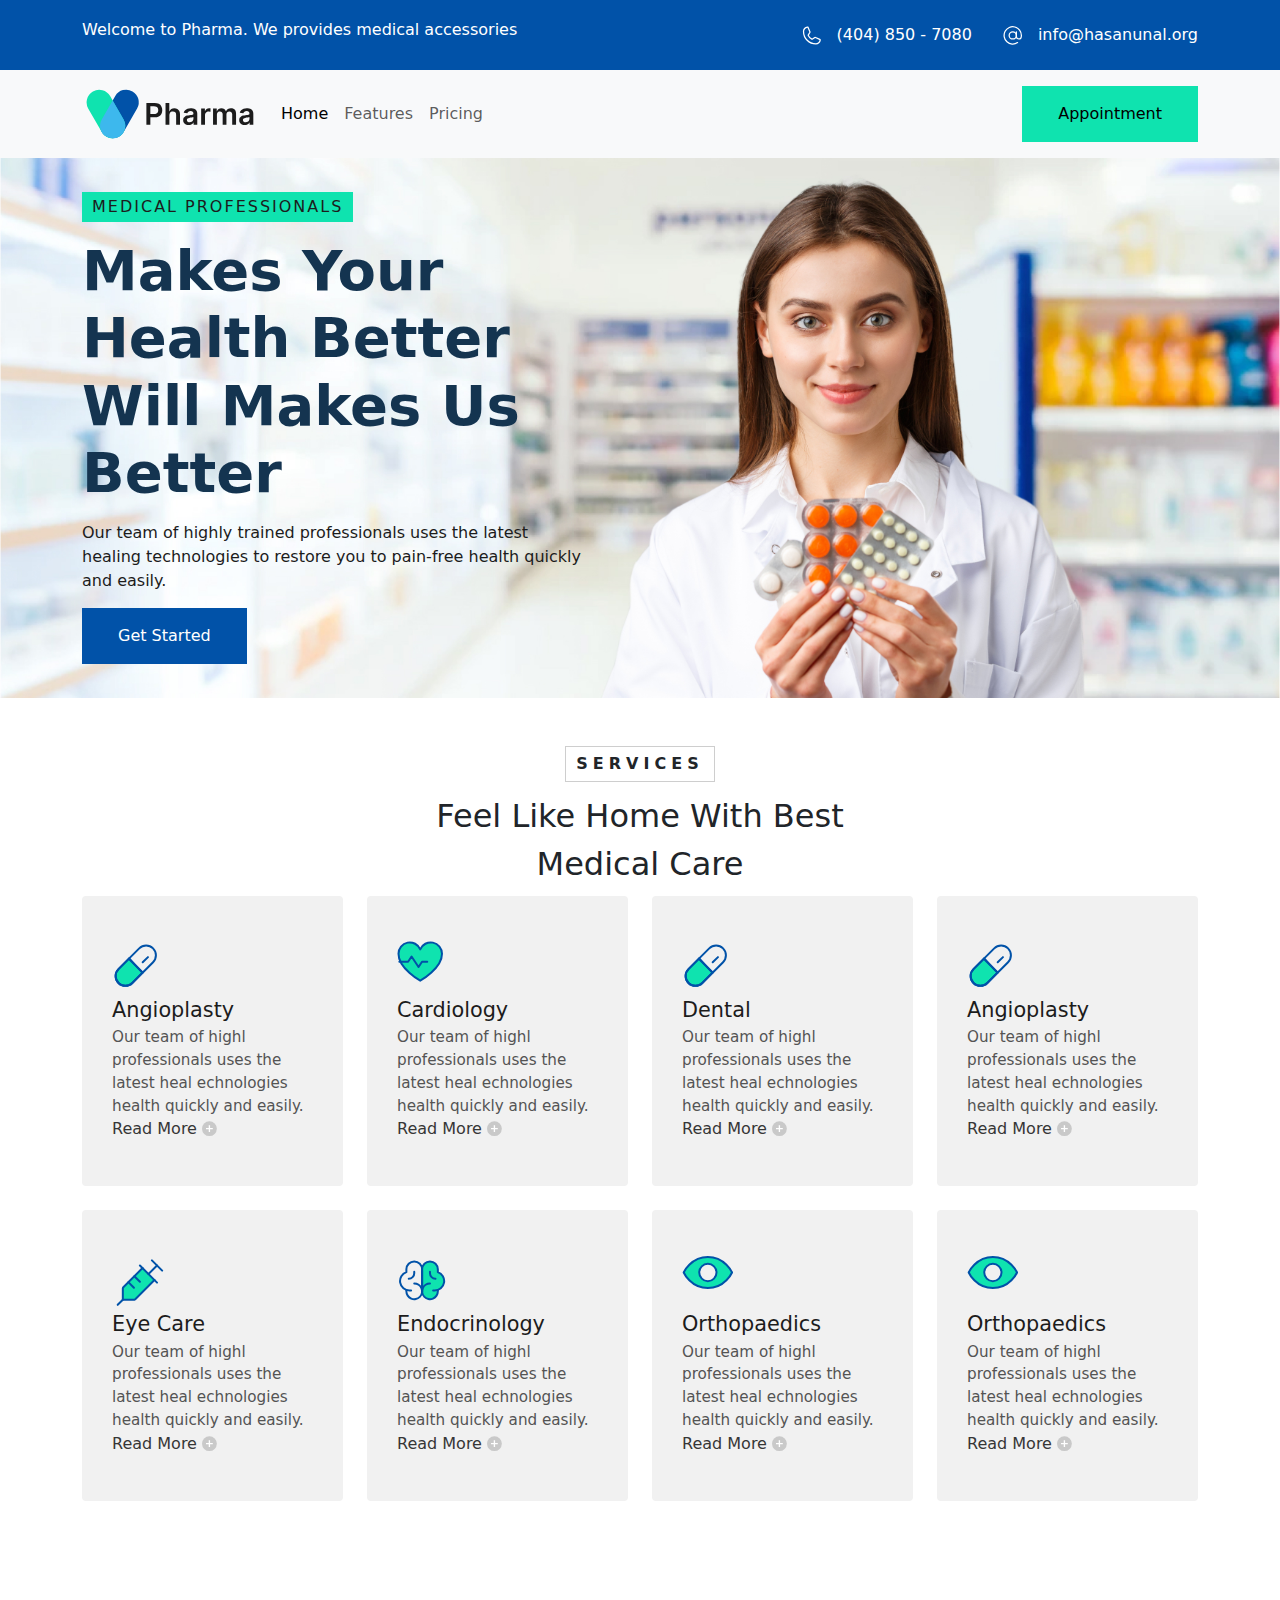
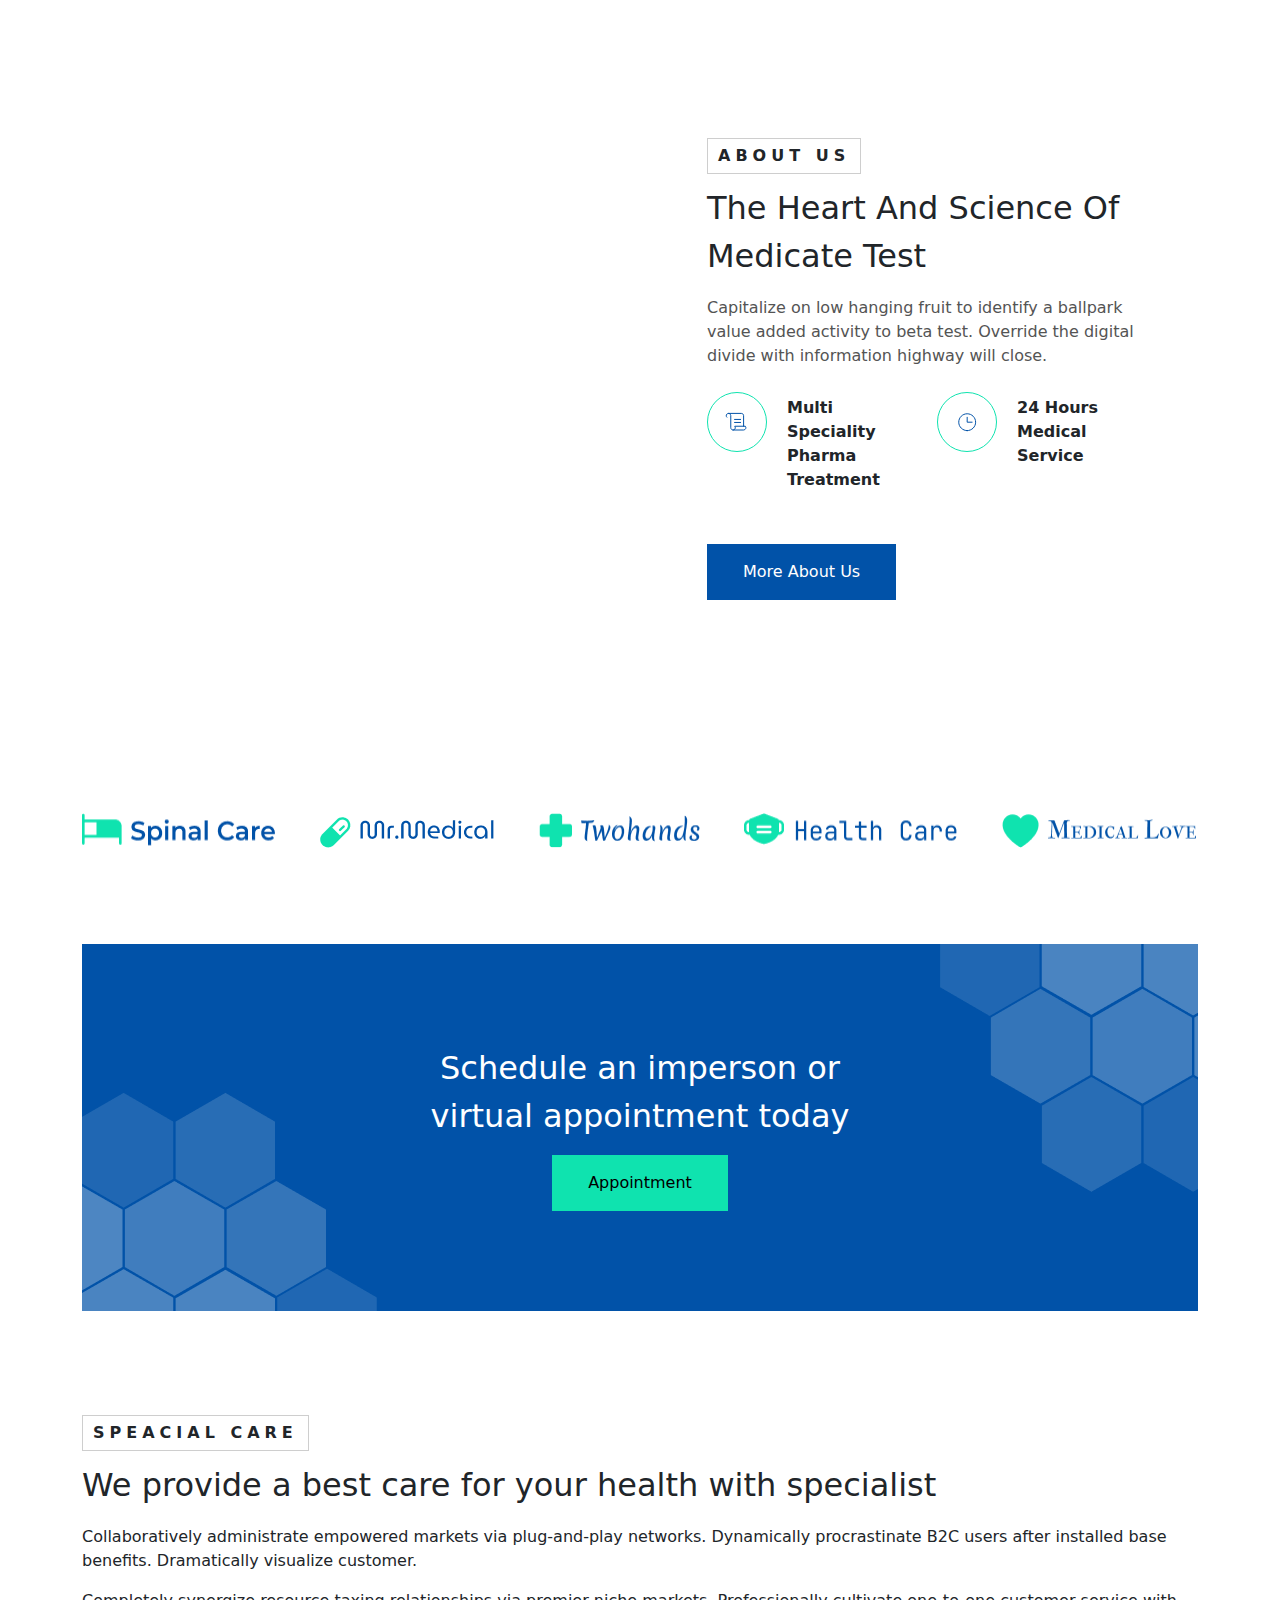
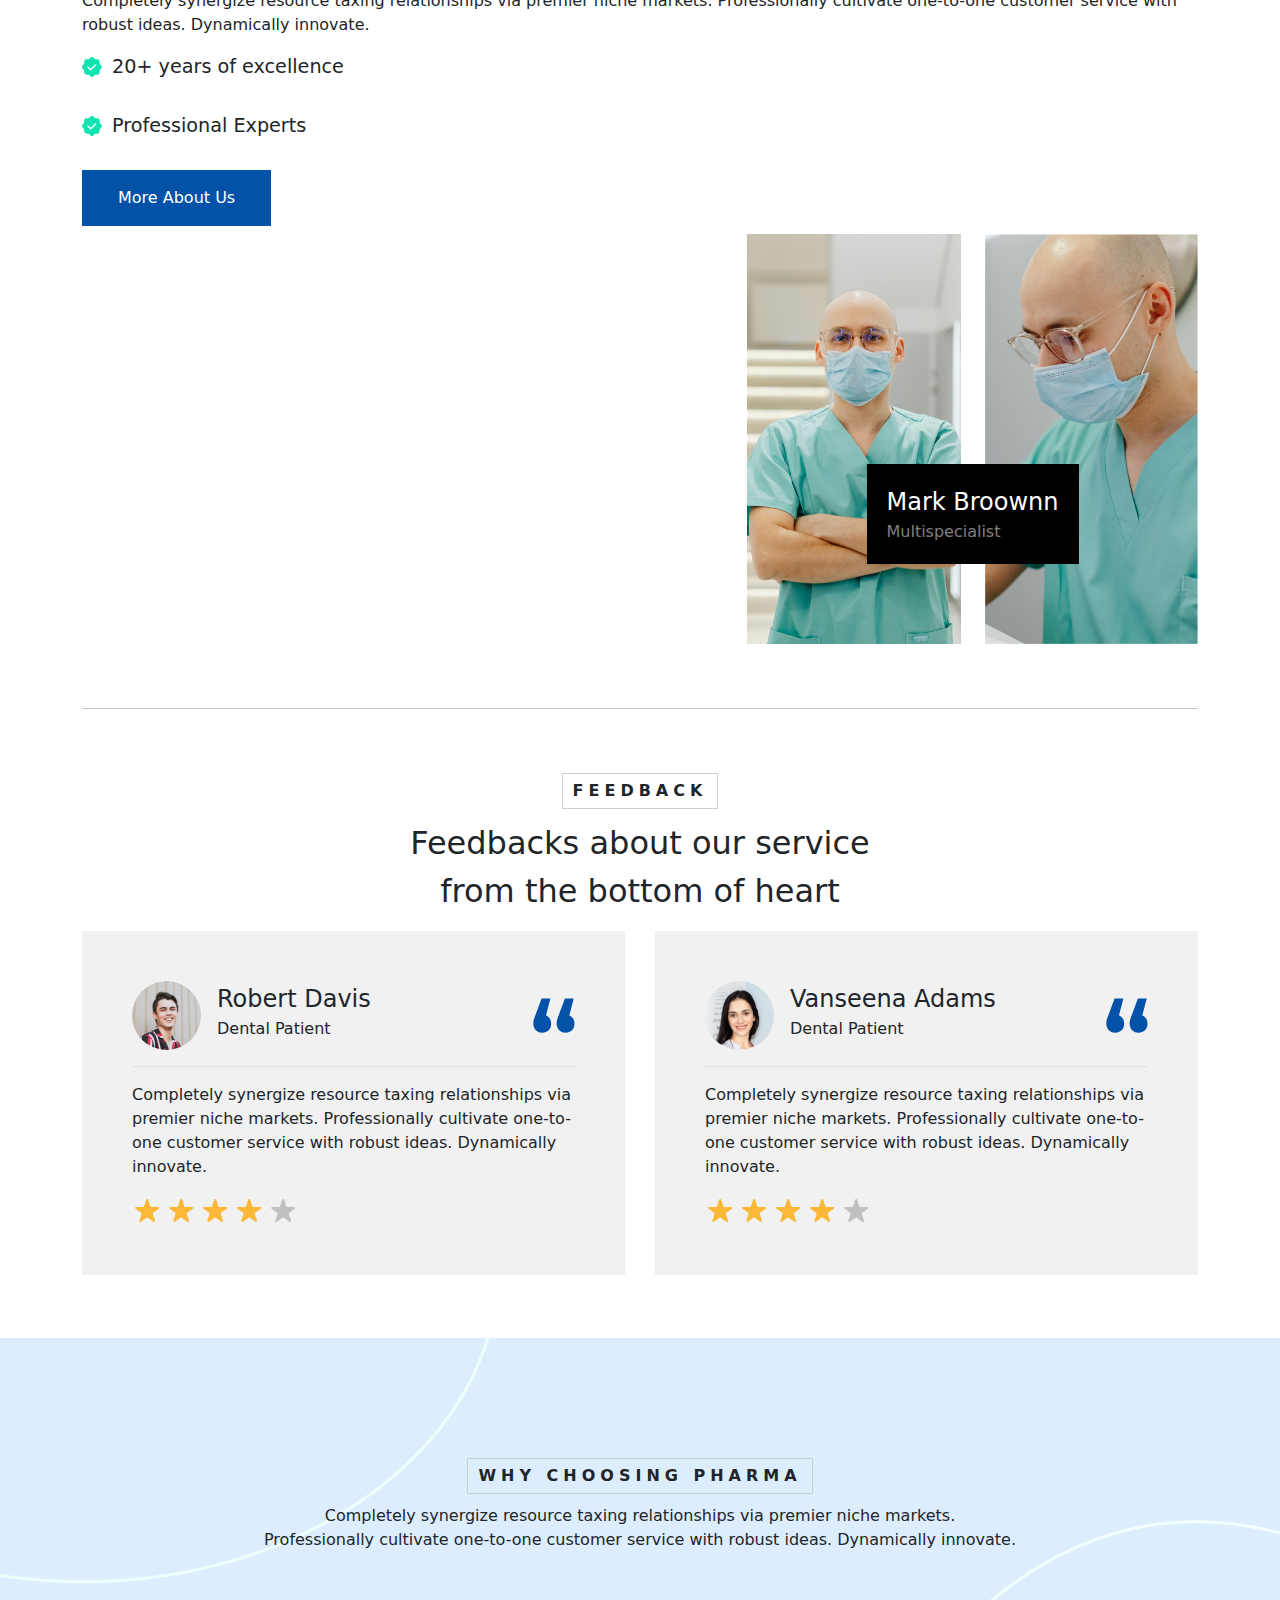
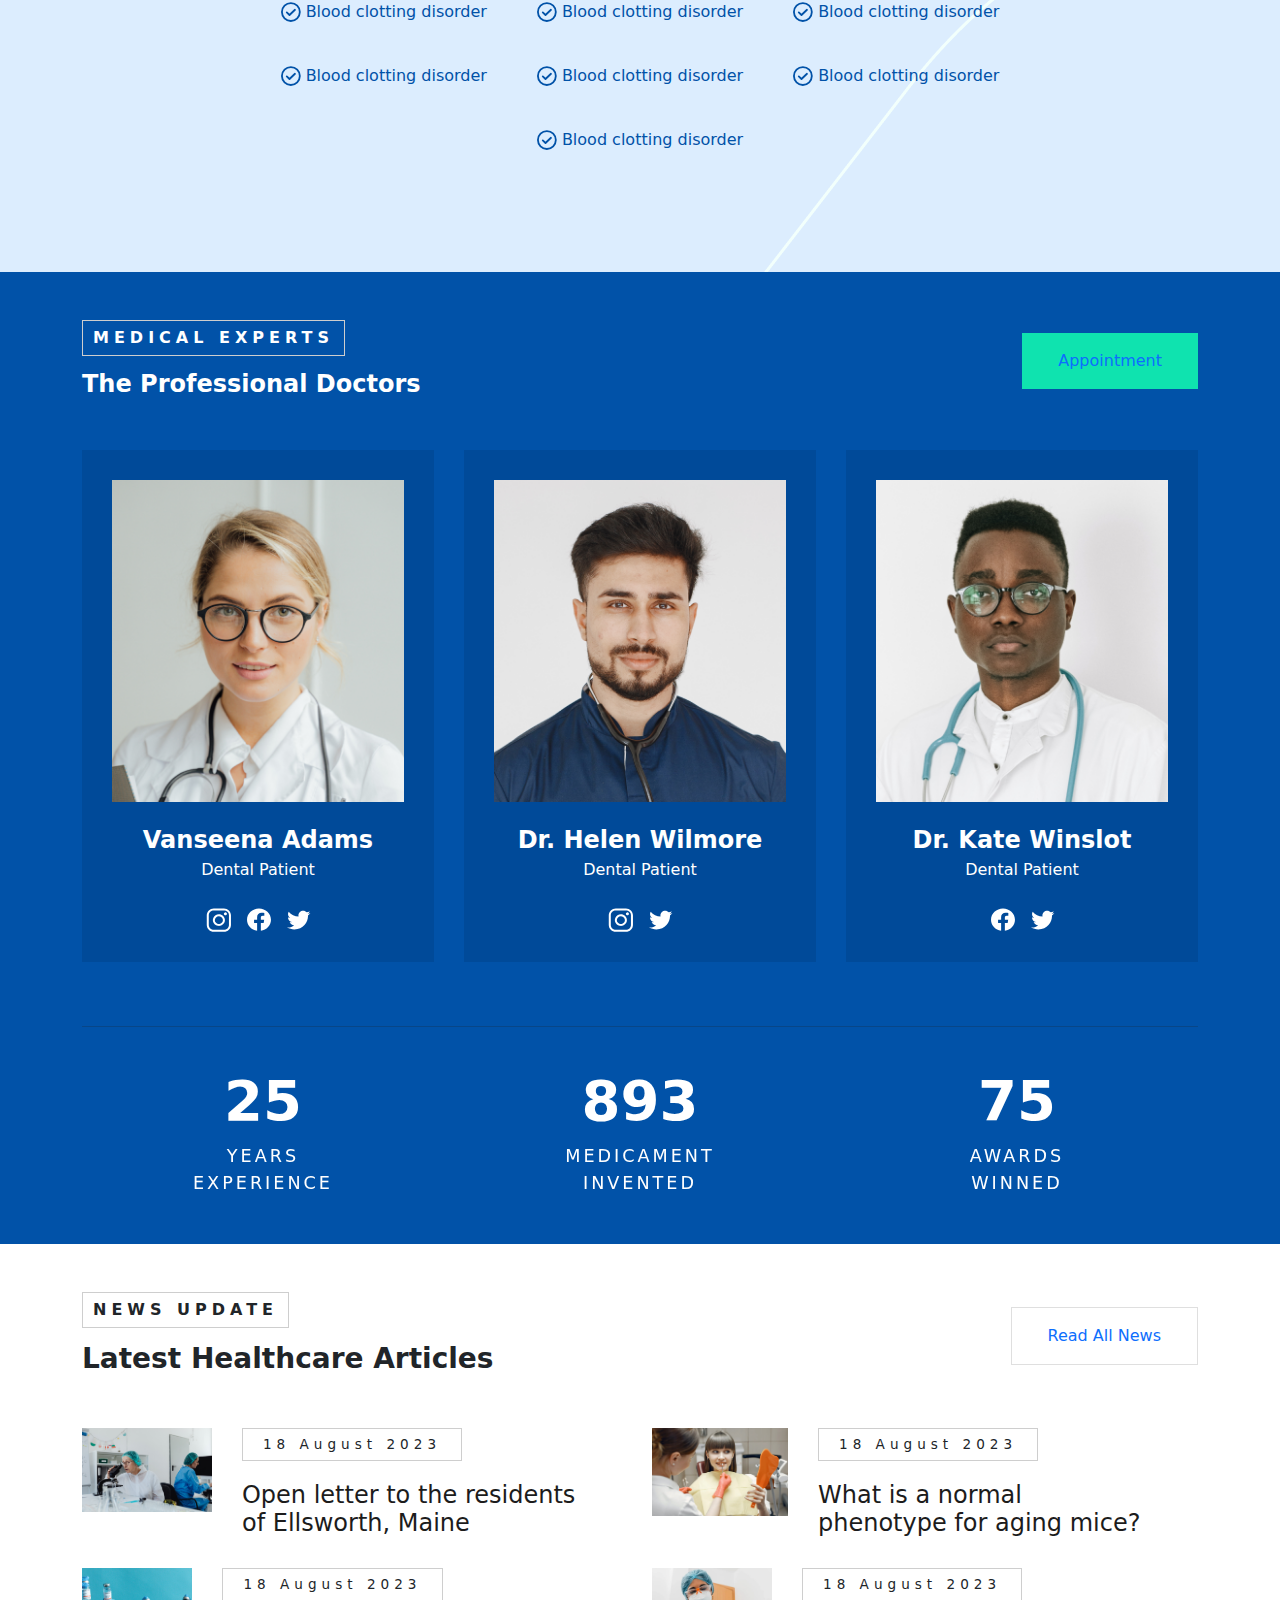
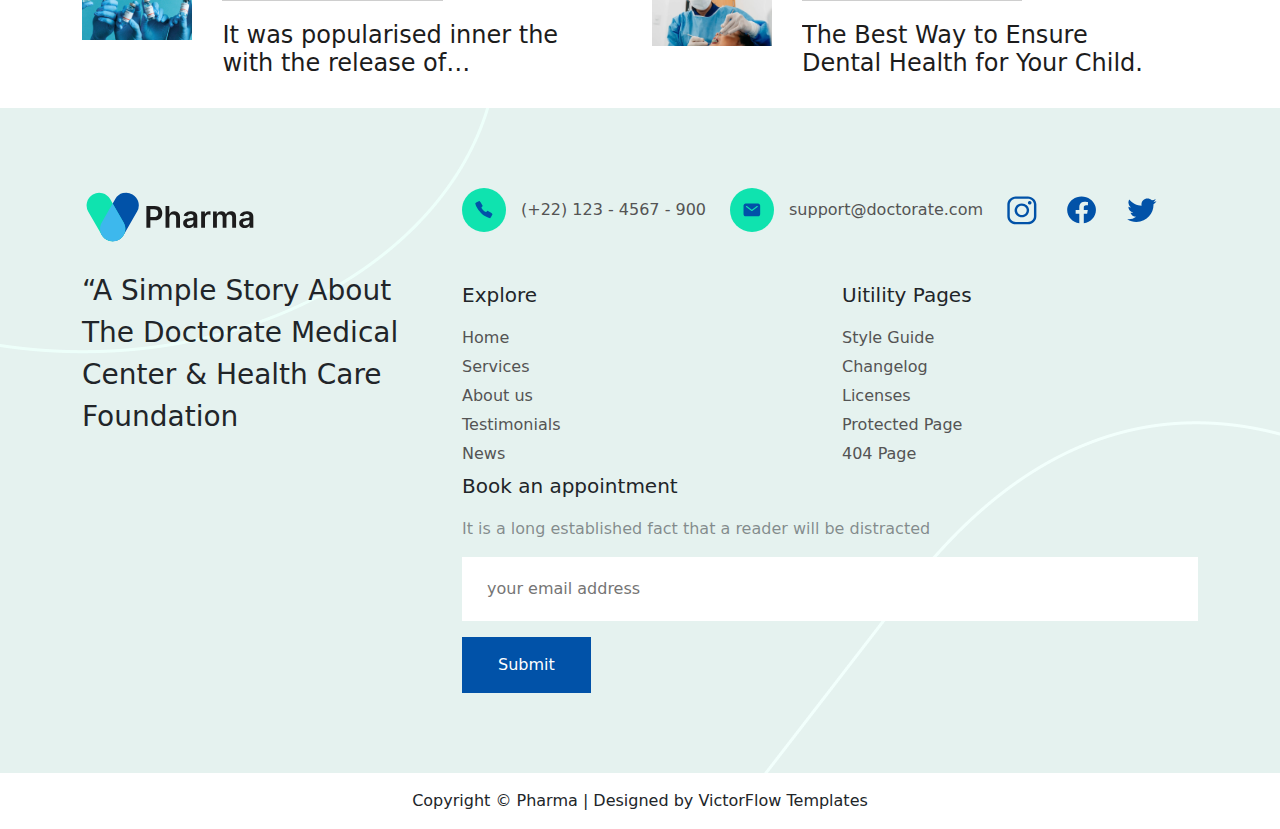
<file: index.html>
<!DOCTYPE html>
<html lang="en">

<head>
    <meta charset="UTF-8">
    <meta name="viewport" content="width=device-width, initial-scale=1.0">
    <title>Document</title>
    <link href="https://cdn.jsdelivr.net/npm/bootstrap@5.3.3/dist/css/bootstrap.min.css" rel="stylesheet"
        integrity="sha384-QWTKZyjpPEjISv5WaRU9OFeRpok6YctnYmDr5pNlyT2bRjXh0JMhjY6hW+ALEwIH" crossorigin="anonymous">
    <link rel="stylesheet" href="https://cdn.jsdelivr.net/npm/swiper@11/swiper-bundle.min.css" />

    <script src="https://cdn.jsdelivr.net/npm/swiper@11/swiper-bundle.min.js"></script>
    <link rel="stylesheet" href="assets/css/style.css">
</head>

<div class="top-bar">
    <div class="container">
        <div class="row">
            <div class="col-6">
                <span>Welcome to Pharma. We provides medical accessories</span>
            </div>
            <div class="col-6">
                <div class="d-flex justify-content-end">
                    <a href="tel:+4048507080" class="d-flex gap-2 align-items-center me-4">
                        <i class="icon icon-phone"></i>
                        <span>(404) 850 - 7080</span>
                    </a>
                    <a href="mailto:info@hasanunal.org" class="d-flex gap-2 align-items-center">
                        <i class="icon icon-mail"></i>
                        <span>info@hasanunal.org</span>
                    </a>
                </div>
            </div>
        </div>
    </div>
</div>


<body>
    <header class="sticky-top">
        

        <nav class="navbar navbar-expand-lg bg-body-tertiary">
            <div class="container">
                <a class="navbar-brand" href="#">
                    <img src="assets/img/logo.svg" alt="logo">
                </a>
                <button class="navbar-toggler" type="button" data-bs-toggle="collapse" data-bs-target="#navbarText"
                    aria-controls="navbarText" aria-expanded="false" aria-label="Toggle navigation">
                    <span class="navbar-toggler-icon"></span>
                </button>
                <div class="collapse navbar-collapse" id="navbarText">
                    <ul class="navbar-nav me-auto mb-2 mb-lg-0">
                        <li class="nav-item">
                            <a class="nav-link active" aria-current="page" href="#">Home</a>
                        </li>
                        <li class="nav-item">
                            <a class="nav-link" href="blog.html">Features</a>
                        </li>
                        <li class="nav-item">
                            <a class="nav-link" href="#">Pricing</a>
                        </li>
                    </ul>
                    <span class="navbar-text">
                        <a href="#" class="btn-main-green">Appointment</a>
                    </span>
                </div>
            </div>
        </nav>
    </header>

    <section class="slider-main-wrapper">
        <div class="swiper slider--main">
            <div class="swiper-wrapper">
                <div class="swiper-slide">
                    <div class="slider-main">
                        <div class="container position-relative">
                            <div class="slider-main-content ">
                                <div class="slider-main-content-top-info">
                                    MEDICAL PROFESSIONALS
                                </div>
                                <div class="slider-main-content-title">
                                    Makes Your Health Better Will Makes Us Better
                                </div>
                                <div class="slider-main-content-desc">
                                    Our team of highly trained professionals uses the latest healing technologies to
                                    restore you to pain-free health quickly and easily.
                                </div>
                                <a href="#" class="btn-main-blue">Get Started</a>
                            </div>
                        </div>
                        <img src="assets/img/slider/slider-1.jpg" class="slider-main-img" alt="slider 1">
                    </div>
                </div>
                <div class="swiper-slide">
                    <div class="slider-main">
                        <div class="container position-relative">
                            <div class="slider-main-content d-none d-lg-flex">
                                <div class="slider-main-content-top-info">
                                    MEDICAL PROFESSIONALS
                                </div>
                                <div class="slider-main-content-title">
                                    Makes Your Health Better Will Makes Us Better
                                </div>
                                <div class="slider-main-content-desc">
                                    Our team of highly trained professionals uses the latest healing technologies to
                                    restore you to pain-free health quickly and easily.
                                </div>
                                <a href="#" class="btn-main-blue">Get Started</a>
                            </div>
                        </div>
                        <img src="assets/img/slider/slider-1.jpg" class="slider-main-img" alt="slider 1">
                    </div>
                </div>
            </div>
        </div>
        <script>
            const sliderMain = new Swiper(".slider--main", {
                slidesPerView: 1,
                spaceBetween: 0,
            });
        </script>
    </section>

    

    <section class="services">
        <div class="container">
            <div class="text-center mt-5 mb-2">
                <span class="section-service-title">Services</span>
                <div class="fs-2 fw-medium">Feel Like Home With Best<br>Medical Care</div>
            </div>
            <div class="row mb-5">
                <div class="col-12 col-md-6 col-lg-3 mb-4">
                    <div class="service-card">
                        <div class="service-card-showcase">
                            <img src="assets/img/service/service-1.jpg" class="d-block w-100" alt="">
                        </div>
                        <div class="service-card-content">
                            <div class="service-card-img">
                                <img src="assets/img/service/icon/service-1.svg" alt="service">
                            </div>
                            <div class="service-card-title">
                                Angioplasty
                            </div>
                            <div class="service-card-desc">
                                Our team of highl professionals uses the latest heal echnologies health quickly and
                                easily.
                            </div>
                            <a href="#" class="service-card-link">
                                Read More
                            </a>
                        </div>
                    </div>
                </div>
                <div class="col-12 col-md-6 col-lg-3 mb-4">
                    <div class="service-card">
                        <div class="service-card-showcase">
                            <img src="assets/img/service/service-1.jpg" class="d-block w-100" alt="">
                        </div>
                        <div class="service-card-content">
                            <div class="service-card-img">
                                <img src="assets/img/service/icon/service-2.svg" alt="service">
                            </div>
                            <div class="service-card-title">
                                Cardiology
                            </div>
                            <div class="service-card-desc">
                                Our team of highl professionals uses the latest heal echnologies health quickly and
                                easily.
                            </div>
                            <a href="#" class="service-card-link">
                                Read More
                            </a>
                        </div>
                    </div>
                </div>
                <div class="col-12 col-md-6 col-lg-3 mb-4">
                    <div class="service-card">
                        <div class="service-card-showcase">
                            <img src="assets/img/service/service-1.jpg" class="d-block w-100" alt="">
                        </div>
                        <div class="service-card-content">
                            <div class="service-card-img">
                                <img src="assets/img/service/icon/service-1.svg" alt="service">
                            </div>
                            <div class="service-card-title">
                                Dental
                            </div>
                            <div class="service-card-desc">
                                Our team of highl professionals uses the latest heal echnologies health quickly and
                                easily.
                            </div>
                            <a href="#" class="service-card-link">
                                Read More
                            </a>
                        </div>
                    </div>
                </div>
                <div class="col-12 col-md-6 col-lg-3 mb-4">
                    <div class="service-card">
                        <div class="service-card-showcase">
                            <img src="assets/img/service/service-1.jpg" class="d-block w-100" alt="">
                        </div>
                        <div class="service-card-content">
                            <div class="service-card-img">
                                <img src="assets/img/service/icon/service-1.svg" alt="service">
                            </div>
                            <div class="service-card-title">
                                Angioplasty
                            </div>
                            <div class="service-card-desc">
                                Our team of highl professionals uses the latest heal echnologies health quickly and
                                easily.
                            </div>
                            <a href="#" class="service-card-link">
                                Read More
                            </a>
                        </div>
                    </div>
                </div>
                <div class="col-12 col-md-6 col-lg-3 mb-4">
                    <div class="service-card">
                        <div class="service-card-showcase">
                            <img src="assets/img/service/service-1.jpg" class="d-block w-100" alt="">
                        </div>
                        <div class="service-card-content">
                            <div class="service-card-img">
                                <img src="assets/img/service/icon/service-4.svg" alt="service">
                            </div>
                            <div class="service-card-title">
                                Eye Care
                            </div>
                            <div class="service-card-desc">
                                Our team of highl professionals uses the latest heal echnologies health quickly and
                                easily.
                            </div>
                            <a href="#" class="service-card-link">
                                Read More
                            </a>
                        </div>
                    </div>
                </div>
                <div class="col-12 col-md-6 col-lg-3 mb-4">
                    <div class="service-card">
                        <div class="service-card-showcase">
                            <img src="assets/img/service/service-1.jpg" class="d-block w-100" alt="">
                        </div>
                        <div class="service-card-content">
                            <div class="service-card-img">
                                <img src="assets/img/service/icon/service-5.svg" alt="service">
                            </div>
                            <div class="service-card-title">
                                Endocrinology
                            </div>
                            <div class="service-card-desc">
                                Our team of highl professionals uses the latest heal echnologies health quickly and
                                easily.
                            </div>
                            <a href="#" class="service-card-link">
                                Read More
                            </a>
                        </div>
                    </div>
                </div>
                <div class="col-12 col-md-6 col-lg-3 mb-4">
                    <div class="service-card">
                        <div class="service-card-showcase">
                            <img src="assets/img/service/service-1.jpg" class="d-block w-100" alt="">
                        </div>
                        <div class="service-card-content">
                            <div class="service-card-img">
                                <img src="assets/img/service/icon/service-6.svg" alt="service">
                            </div>
                            <div class="service-card-title">
                                Orthopaedics
                            </div>
                            <div class="service-card-desc">
                                Our team of highl professionals uses the latest heal echnologies health quickly and
                                easily.
                            </div>
                            <a href="#" class="service-card-link">
                                Read More
                            </a>
                        </div>
                    </div>
                </div>
                <div class="col-12 col-md-6 col-lg-3 mb-4">
                    <div class="service-card">
                        <div class="service-card-showcase">
                            <img src="assets/img/service/service-1.jpg" class="d-block w-100" alt="">
                        </div>
                        <div class="service-card-content">
                            <div class="service-card-img">
                                <img src="assets/img/service/icon/service-6.svg" alt="service">
                            </div>
                            <div class="service-card-title">
                                Orthopaedics
                            </div>
                            <div class="service-card-desc">
                                Our team of highl professionals uses the latest heal echnologies health quickly and
                                easily.
                            </div>
                            <a href="#" class="service-card-link">
                                Read More
                            </a>
                        </div>
                    </div>
                </div>
            </div>
        </div>
    </section>

    <section class="call-center mb-5">
        <div class="container">
            <div class="row">
                <div class="col-12 col-lg-6 ms-auto">
                    <div class="call-center-card">
                        <span class="section-service-title">About Us</span>
                        <div class="fs-2 fw-normal mb-3">The Heart And Science Of<br />Medicate Test</div>
                        <p class="m-0" style="color: #545454;">
                            Capitalize on low hanging fruit to identify a ballpark value
                            added activity to beta test. Override the digital divide with information highway will
                            close.
                        </p>
                        <div class="row mt-4 mb-5">
                            <div class="col-6">
                                <div class="d-flex gap-3">
                                    <div class="call-center-card-icon">
                                        <i class="card-icon-1"></i>
                                    </div>
                                    <span class="fw-semibold fs-6 p-1">Multi Speciality Pharma Treatment</span>
                                </div>
                            </div>
                            <div class="col-6">
                                <div class="d-flex gap-3">
                                    <div class="call-center-card-icon">
                                        <i class="card-icon-2"></i>
                                    </div>
                                    <span class="fw-semibold fs-6 p-1">24 Hours Medical Service</span>
                                </div>
                            </div>
                        </div>
                        <a href="#" class="btn-main-blue">More About Us</a>
                    </div>
                </div>
            </div>
        </div>
    </section>

    <section class="brand mb-5">
        <div class="container">
            <div class="d-flex flex-wrap gap-4 justify-content- justify-content-lg-between">
                <img src="assets/img/brand/1.png" alt="brand">
                <img src="assets/img/brand/2.png" alt="brand">
                <img src="assets/img/brand/3.png" alt="brand">
                <img src="assets/img/brand/4.png" alt="brand">
                <img src="assets/img/brand/5.png" alt="brand">
            </div>
        </div>
    </section>

    <section>
        <div class="container py-5">
            <div class="meeting-wrapper">
                <div class="fs-2 fw-medium meeting-wrapper-content">
                    Schedule an imperson or virtual appointment today
                </div>
                <a href="#" class="btn-main-green text-black">Appointment</a>
            </div>

        </div>
    </section>

    <section>
        <div class="container py-5">
            <div class="row">
                <div class="col-12 lg-6 my-2">
                    <div class="special-care-wrapper">
                        <span class="section-service-title">SPEACIAL CARE</span>
                        <div class="fs-2 fw-medium mb-3">We provide a best care for your health with specialist</div>
                        <p>
                            Collaboratively administrate empowered markets via plug-and-play networks. Dynamically
                            procrastinate B2C users after installed base benefits. Dramatically visualize customer.
                        </p>
                        <p class="mb-3">
                            Completely synergize resource taxing relationships via premier niche markets. Professionally
                            cultivate one-to-one customer service with robust ideas. Dynamically innovate.
                        </p>
                        <ul class="special-care-list">
                            <li>
                                <span>20+ years of excellence</span>
                            </li>
                            <li>
                                <span>Professional Experts</span>
                            </li>
                        </ul>
                        <a href="#" class="btn-main-blue">More About Us</a>
                    </div>
                </div>
                <div class="col-12 col-lg-5 ms-auto">
                    <div class="special-care-images">
                        <div class="special-care-images-content">
                            <span class="d-block fs-4 text-white">Mark Broownn</span>
                            <span class="d-block fs-6 text-white-50">Multispecialist</span>
                        </div>
                        <div class="row">
                            <div class="col-6">
                                <img src="assets/img/special-care/special-care-1.jpg"
                                    class="w-100 h-100 object-fit-cover" alt="special care">
                            </div>
                            <div class="col-6">
                                <img src="assets/img/special-care/special-care-2.jpg"
                                    class="w-100 h-100 object-fit-cover" alt="special care">
                            </div>
                        </div>
                    </div>
                </div>
            </div>
        </div>
    </section>

    <div class="container">
        <hr>
    </div>

    <section>
        <div class="container py-5">
            <div class="text-center">
                <span class="section-service-title">FEEDBACK</span>
                <div class="fs-2 fw-medium mb-3">
                    Feedbacks about our service<br>from the bottom of heart
                </div>
            </div>
            <div class="feedback-card-wrapper">
                <div class="swiper slider--feedback-card">
                    <div class="swiper-wrapper">
                        <div class="swiper-slide">
                            <div class="feedback-card">
                                <div class="d-flex justify-content-between pb-3 mb-3 border-bottom">
                                    <div class="d-flex gap-3">
                                        <img src="assets/img/user/user-1.png" class="rounded-circle" alt="user name">
                                        <div>
                                            <span class="d-block fs-4">Robert Davis</span>
                                            <span class="d-block fs-6">Dental Patient</span>
                                        </div>
                                    </div>
                                    <img src="assets/img/icon/quotes.svg" alt="">
                                </div>
                                <p>
                                    Completely synergize resource taxing relationships via premier niche markets.
                                    Professionally cultivate one-to-one customer service with robust ideas. Dynamically
                                    innovate.
                                </p>
                                <div class="d-flex gap-1">
                                    <i class="icon-star active"></i>
                                    <i class="icon-star active"></i>
                                    <i class="icon-star active"></i>
                                    <i class="icon-star active"></i>
                                    <i class="icon-star"></i>
                                </div>
                            </div>
                        </div>
                        <div class="swiper-slide">
                            <div class="feedback-card">
                                <div class="d-flex justify-content-between pb-3 mb-3 border-bottom">
                                    <div class="d-flex gap-3">
                                        <img src="assets/img/user/user-2.png" class="rounded-circle object-fit-cover"
                                            width="69px" height="69px" alt="user name">
                                        <div>
                                            <span class="d-block fs-4">Vanseena Adams</span>
                                            <span class="d-block fs-6">Dental Patient</span>
                                        </div>
                                    </div>
                                    <img src="assets/img/icon/quotes.svg" alt="">
                                </div>
                                <p>
                                    Completely synergize resource taxing relationships via premier niche markets.
                                    Professionally cultivate one-to-one customer service with robust ideas. Dynamically
                                    innovate.
                                </p>
                                <div class="d-flex gap-1">
                                    <i class="icon-star active"></i>
                                    <i class="icon-star active"></i>
                                    <i class="icon-star active"></i>
                                    <i class="icon-star active"></i>
                                    <i class="icon-star"></i>
                                </div>
                            </div>
                        </div>
                        <div class="swiper-slide">
                            <div class="feedback-card">
                                <div class="d-flex justify-content-between pb-3 mb-3 border-bottom">
                                    <div class="d-flex gap-3">
                                        <img src="assets/img/user/user-1.png" class="rounded-circle" alt="user name">
                                        <div>
                                            <span class="d-block fs-4">Hasan ÜNAL</span>
                                            <span class="d-block fs-6">Dental Patient</span>
                                        </div>
                                    </div>
                                    <img src="assets/img/icon/quotes.svg" alt="">
                                </div>
                                <p>
                                    Completely synergize resource taxing relationships via premier niche markets.
                                    Professionally cultivate one-to-one customer service with robust ideas. Dynamically
                                    innovate.
                                </p>
                                <div class="d-flex gap-1">
                                    <i class="icon-star active"></i>
                                    <i class="icon-star active"></i>
                                    <i class="icon-star active"></i>
                                    <i class="icon-star active"></i>
                                    <i class="icon-star"></i>
                                </div>
                            </div>
                        </div>
                    </div>
                </div>
            </div>
        </div>
        <script>
            const sliderFeedbackCard = new Swiper(".slider--feedback-card", {
                slidesPerView: 1,
                spaceBetween: 15,
                breakpoints: {
                    992: {
                        slidesPerView: 2,
                        spaceBetween: 30,
                    },

                    1400: {
                        slidesPerView: 3,
                        spaceBetween: 20,

                    }

                }

            });
        </script>
    </section>

    <section>
        <div class="why-choose-us">
            <div class="container">
                <div class="text-center mb-5">
                    <span class="section-service-title">WHY CHOOSING PHARMA</span>
                    <p class="text-gray">
                        Completely synergize resource taxing relationships via premier niche markets.<br />
                        Professionally cultivate one-to-one customer service with robust ideas. Dynamically innovate.
                    </p>
                </div>
                <div class="why-choose-us-url">
                    <a href="#">Blood clotting disorder</a>
                    <a href="#">Blood clotting disorder</a>
                    <a href="#">Blood clotting disorder</a>
                    <a href="#">Blood clotting disorder</a>
                    <a href="#">Blood clotting disorder</a>
                    <a href="#">Blood clotting disorder</a>
                    <a href="#">Blood clotting disorder</a>
                </div>
            </div>
        </div>
    </section>

    <section>
        <div class="bg-main-blue py-5 mb-5">
            <div class="container">
                <div class="d-flex justify-content-between align-items-center mb-5">
                    <div>
                        <span class="section-service-title text-white fs-6">MEDICAL EXPERTS</span>
                        <div class="fs-4 fw-semibold text-white">The Professional Doctors</div>
                    </div>
                    <a href="#" class="btn-main-green">Appointment</a>
                </div>
                <div class="swiper slider--team">
                    <div class="swiper-wrapper">
                        <div class="swiper-slide">
                            <div class="team-card">
                                <div class="team-card-img">
                                    <img src="assets/img/team/member-1.png" alt="">
                                </div>
                                <div class="team-card-title">
                                    Vanseena Adams
                                </div>
                                <div class="team-card-desc">
                                    Dental Patient
                                </div>
                                <div class="team-card-social-media">
                                    <a href="#" class="icon-instagram"></a>
                                    <a href="#" class="icon-facebook"></a>
                                    <a href="#" class="icon-twitter"></a>
                                </div>
                            </div>
                        </div>
                        <div class="swiper-slide">
                            <div class="team-card">
                                <div class="team-card-img">
                                    <img src="assets/img/team/member-2.png" alt="">
                                </div>
                                <div class="team-card-title">
                                    Dr. Helen Wilmore
                                </div>
                                <div class="team-card-desc">
                                    Dental Patient
                                </div>
                                <div class="team-card-social-media">
                                    <a href="#" class="icon-instagram"></a>
                                    <a href="#" class="icon-twitter"></a>
                                </div>
                            </div>
                        </div>
                        <div class="swiper-slide">
                            <div class="team-card">
                                <div class="team-card-img">
                                    <img src="assets/img/team/member-3.png" alt="">
                                </div>
                                <div class="team-card-title">
                                    Dr. Kate Winslot
                                </div>
                                <div class="team-card-desc">
                                    Dental Patient
                                </div>
                                <div class="team-card-social-media">
                                    <a href="#" class="icon-facebook"></a>
                                    <a href="#" class="icon-twitter"></a>
                                </div>
                            </div>
                        </div>
                    </div>
                </div>
            </div>
            <div class="container pt-5 pb-3">
                <hr>
            </div>
            <div class="container">
                <div class="swiper slider--statistics">
                    <div class="swiper-wrapper">
                        <div class="swiper-slide">
                            <div class="statistics-card">
                                <div class="statistics-card-number">25</div>
                                <div class="statistics-card-desc">Years Experience</div>
                            </div>
                        </div>
                        <div class="swiper-slide">
                            <div class="statistics-card">
                                <div class="statistics-card-number">893</div>
                                <div class="statistics-card-desc">Medicament Invented</div>
                            </div>
                        </div>
                        <div class="swiper-slide">
                            <div class="statistics-card">
                                <div class="statistics-card-number">75</div>
                                <div class="statistics-card-desc">Awards Winned</div>
                            </div>
                        </div>
                        <div class="swiper-slide">
                            <div class="statistics-card">
                                <div class="statistics-card-number">673K</div>
                                <div class="statistics-card-desc">Happy Clients</div>
                            </div>
                        </div>
                        <div class="swiper-slide">
                            <div class="statistics-card">
                                <div class="statistics-card-number">751</div>
                                <div class="statistics-card-desc">Pharmacies Partners</div>
                            </div>
                        </div>
                    </div>
                </div>
            </div>
        </div>
        <script>
            var sliderTeam = new Swiper(".slider--team", {
                slidesPerView: 3,
                spaceBetween: 30,
                breakpoints: {
                    768: {
                        slidesPerView: 2,
                        spaceBetween: 15,
                    },
                    992: {
                        slidesPerView: 3,
                        spaceBetween: 30,

                    }
                },

                pagination: {
                    el: ".swiper-pagination",
                    clickable: true,
                },
            });
            var sliderStatistics = new Swiper(".slider--statistics", {
                slidesPerView: 1,
                spaceBetween: 15,

                breakpoints: {
                    768: {
                        slidesPerView: 3,
                        spaceBetween: 15,
                    },
                    1400: {
                        slidesPerView: 5,
                        spaceBetween: 30,

                    }
                },
            });
        </script>
    </section>

    <section class="d-none">
        <div class="container py-5">
            <div class="row">
                <div class="col-4">
                    <div class="blog-card">
                        <div class="blog-card-img">
                            <img src="assets/img/blog/blog-1.jpg" alt="blog">
                        </div>
                        <div class="blog-card-info">
                            <div class="blog-card-info-date">18 August 2023</div>
                            <div class="blog-card-info-title">Open letter to the residents of Ellsworth, Maine</div>
                            <a href="#" class="blog-card-info-link">Read More</a>
                        </div>
                    </div>
                </div>
                <div class="col-4">
                    <div class="blog-card">
                        <div class="blog-card-img">
                            <img src="assets/img/blog/blog-2.jpg" alt="blog">
                        </div>
                        <div class="blog-card-info">
                            <div class="blog-card-info-date">21 July 2023</div>
                            <div class="blog-card-info-title">What is a normal phenotype for aging mice? What is a
                                normal phenotype for aging mice? What is a normal phenotype for aging mice?</div>
                            <a href="#" class="blog-card-info-link">Read More</a>
                        </div>
                    </div>
                </div>
                <div class="col-4">
                    <div class="blog-card">
                        <div class="blog-card-img">
                            <img src="assets/img/blog/blog-3.jpg" alt="blog">
                        </div>
                        <div class="blog-card-info">
                            <div class="blog-card-info-date">15 January 2023</div>
                            <div class="blog-card-info-title">It was popularised inner the with the release of
                                containing.</div>
                            <a href="#" class="blog-card-info-link">Read More</a>
                        </div>
                    </div>
                </div>
            </div>
        </div>
    </section>

    <section>
        <div class="container">
            <div class="d-flex justify-content-between align-items-center mb-5">
                <div>
                    <span class="section-service-title fs-6">News Update</span>
                    <div class="fs-3 fw-semibold">Latest Healthcare Articles</div>
                </div>
                <a href="#" class="btn-main-blue-outline">Read All News</a>
            </div>
            <div class="row">
                <div class="col-12 col-lg-6">
                    <div class="featured-blog-card">
                        <div class="featured-blog-card-img">
                            <img src="assets/img/blog/blog-1.jpg" alt="blog">
                        </div>
                        <div class="featured-blog-card-info">
                            <time datetime="2017-04-29T19:00" class="featured-blog-card-info-time">18 August 2023</time>
                            <div class="featured-blog-card-info-title">
                                Open letter to the residents of Ellsworth, Maine
                            </div>
                        </div>
                    </div>
                </div>
                <div class="col-12 col-lg-6">
                    <div class="featured-blog-card">
                        <div class="featured-blog-card-img">
                            <img src="assets/img/blog/blog-2.jpg" alt="blog">
                        </div>
                        <div class="featured-blog-card-info">
                            <time datetime="2017-04-29T19:00" class="featured-blog-card-info-time">18 August 2023</time>
                            <div class="featured-blog-card-info-title">
                                What is a normal phenotype for aging mice?
                            </div>
                        </div>
                    </div>
                </div>
                <div class="col-12 col-lg-6">
                    <div class="featured-blog-card">
                        <div class="featured-blog-card-img">
                            <img src="assets/img/blog/blog-3.jpg" alt="blog">
                        </div>
                        <div class="featured-blog-card-info">
                            <time datetime="2017-04-29T19:00" class="featured-blog-card-info-time">18 August 2023</time>
                            <div class="featured-blog-card-info-title">
                                It was popularised inner the with the release of containing.
                            </div>
                        </div>
                    </div>
                </div>
                <div class="col-12 col-lg-6">
                    <div class="featured-blog-card">
                        <div class="featured-blog-card-img">
                            <img src="assets/img/blog/blog-4.jpg" alt="blog">
                        </div>
                        <div class="featured-blog-card-info">
                            <time datetime="2017-04-29T19:00" class="featured-blog-card-info-time">18 August 2023</time>
                            <div class="featured-blog-card-info-title">
                                The Best Way to Ensure Dental Health for Your Child.
                            </div>
                        </div>
                    </div>
                </div>
            </div>
        </div>
    </section>

    <footer>
        <div class="container">
            <div class="row">
                <div class="col-12 col-lg-3 col-xl-4">
                    <img src="assets/img/logo.svg" alt="logo">
                    <div class="fs-3 fw-medium mt-4 lh-md">
                        “A Simple Story About
                        The Doctorate Medical Center & Health Care Foundation
                    </div>
                </div>
                <div class="col-12 col-lg-9 col-xl-8">
                    <div class="row mb-5">
                        <div class="col-12 col-lg-auto">
                            <a href="#" class="footer-link-phone">
                                <i class="icon-phone"></i>
                                <span>(+22) 123 - 4567 - 900</span>
                            </a>
                        </div>
                        <div class="col-12 col-lg-auto">
                            <a href="#" class="footer-link-mail">
                                <i class="icon-mail"></i>
                                <span>support@doctorate.com</span>
                            </a>
                        </div>
                        <div class="col-12 col-lg-auto">
                            <div class="footer-link-social">
                                <a href="#">
                                    <i class="icon-instagram"></i>
                                </a>
                                <a href="#">
                                    <i class="icon-facebook"></i>
                                </a>
                                <a href="#">
                                    <i class="icon-twitter"></i>
                                </a>
                            </div>
                        </div>
                    </div>
                    <div class="row">
                        <div class="col col-md-6">
                            <div class="footer-sitemap">
                                <div class="fs-5 fw-medium mb-3">
                                    Explore
                                </div>
                                <a href="#">Home</a>
                                <a href="#">Services</a>
                                <a href="#">About us</a>
                                <a href="#">Testimonials</a>
                                <a href="#">News</a>
                            </div>
                        </div>
                        <div class="col col-md-6">
                            <div class="footer-sitemap">
                                <div class="fs-5 fw-medium mb-3">
                                    Uitility Pages
                                </div>
                                <a href="#">Style Guide</a>
                                <a href="#">Changelog</a>
                                <a href="#">Licenses</a>
                                <a href="#">Protected Page</a>
                                <a href="#">404 Page</a>
                            </div>
                        </div>
                        <div class="col col-md-12">
                            <div class="fs-5 fw-medium mb-3">
                                Book an appointment
                            </div>
                            <p class="mb-3 text-body-tertiary">
                                It is a long established fact that a reader will be distracted
                            </p>
                            <input type="email" name="" id="" class="input-newsletter mb-3"
                                placeholder="your email address">
                            <button class="btn-main-blue">Submit</button>
                        </div>
                    </div>
                </div>
            </div>
        </div>
    </footer>
    <div class="bg-white text-center py-3">
        <span>Copyright © Pharma | Designed by VictorFlow Templates </span>
    </div>

    <script src="https://cdn.jsdelivr.net/npm/bootstrap@5.3.3/dist/js/bootstrap.bundle.min.js"
        integrity="sha384-YvpcrYf0tY3lHB60NNkmXc5s9fDVZLESaAA55NDzOxhy9GkcIdslK1eN7N6jIeHz"
        crossorigin="anonymous"></script>
</body>

</html>
</file>
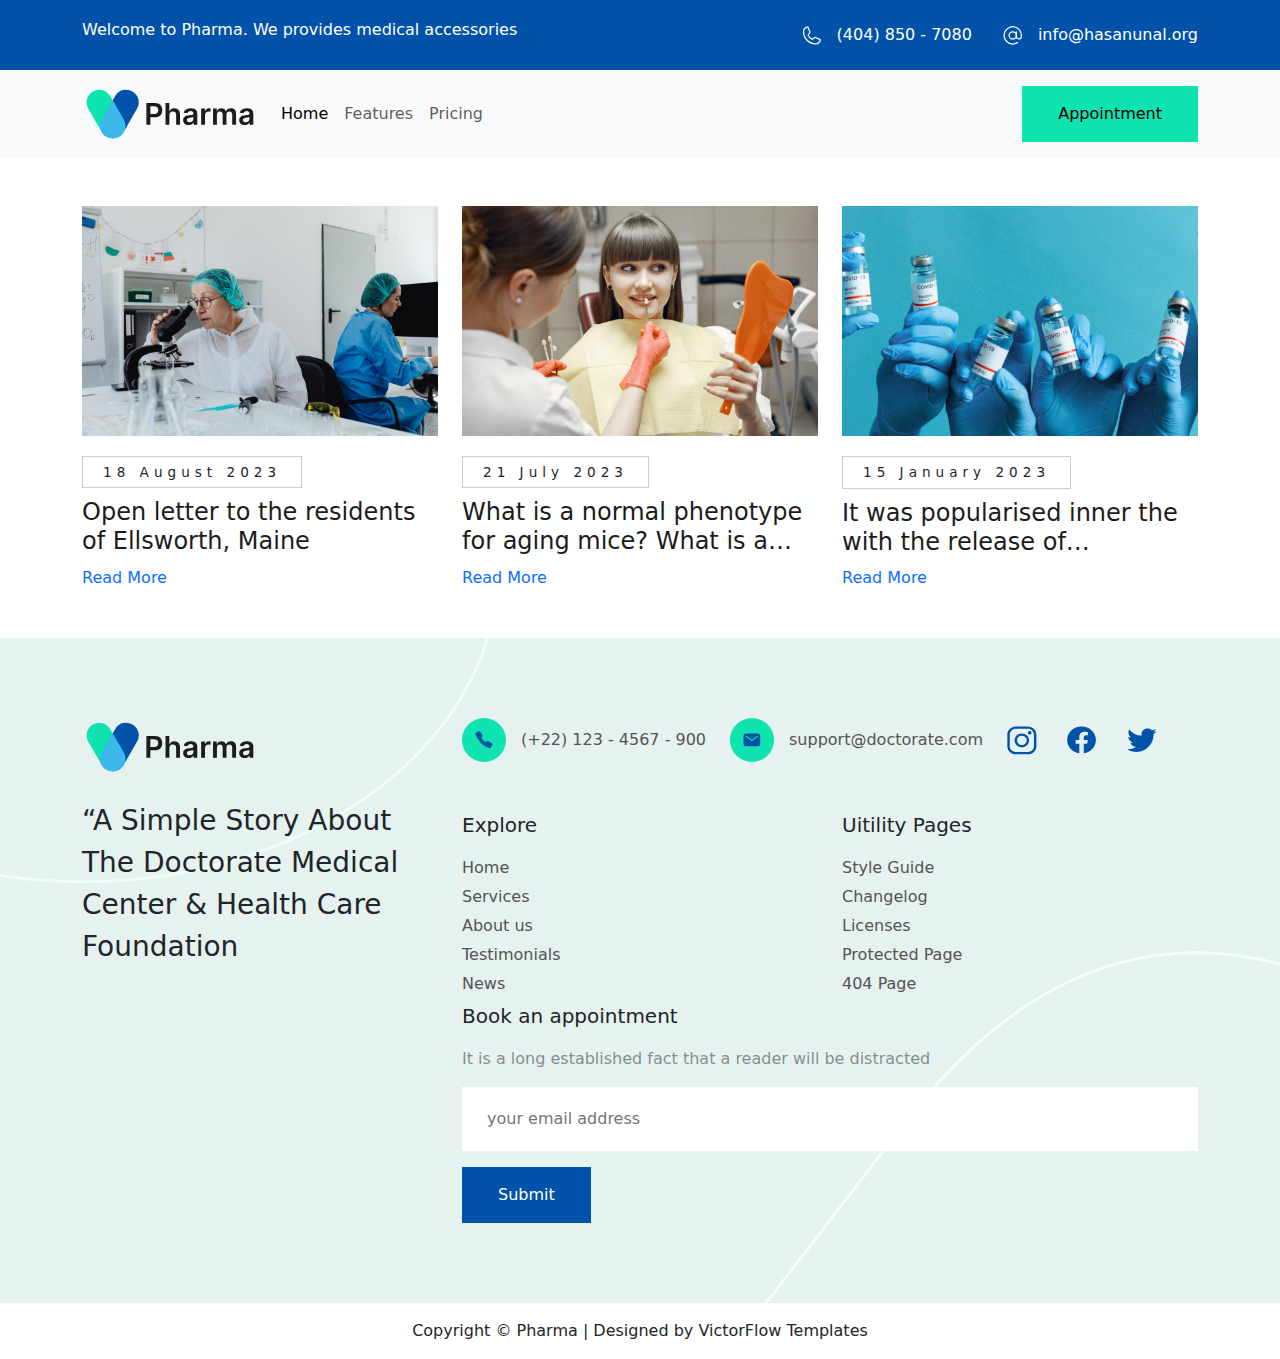
<file: blog.html>
<!DOCTYPE html>
<html lang="en">

<head>
    <meta charset="UTF-8">
    <meta name="viewport" content="width=device-width, initial-scale=1.0">
    <title>Document</title>
    <link href="https://cdn.jsdelivr.net/npm/bootstrap@5.3.3/dist/css/bootstrap.min.css" rel="stylesheet"
        integrity="sha384-QWTKZyjpPEjISv5WaRU9OFeRpok6YctnYmDr5pNlyT2bRjXh0JMhjY6hW+ALEwIH" crossorigin="anonymous">
    <link rel="stylesheet" href="https://cdn.jsdelivr.net/npm/swiper@11/swiper-bundle.min.css" />

    <script src="https://cdn.jsdelivr.net/npm/swiper@11/swiper-bundle.min.js"></script>
    <link rel="stylesheet" href="assets/css/style.css">
</head>

<body>
    <header>
        <div class="top-bar">
            <div class="container">
                <div class="row">
                    <div class="col-6">
                        <span>Welcome to Pharma. We provides medical accessories</span>
                    </div>
                    <div class="col-6">
                        <div class="d-flex justify-content-end">
                            <a href="tel:+4048507080" class="d-flex gap-2 align-items-center me-4">
                                <i class="icon icon-phone"></i>
                                <span>(404) 850 - 7080</span>
                            </a>
                            <a href="mailto:info@hasanunal.org" class="d-flex gap-2 align-items-center">
                                <i class="icon icon-mail"></i>
                                <span>info@hasanunal.org</span>
                            </a>
                        </div>
                    </div>
                </div>
            </div>
        </div>

        <nav class="navbar navbar-expand-lg bg-body-tertiary">
            <div class="container">
                <a class="navbar-brand" href="#">
                    <img src="assets/img/logo.svg" alt="logo">
                </a>
                <button class="navbar-toggler" type="button" data-bs-toggle="collapse" data-bs-target="#navbarText"
                    aria-controls="navbarText" aria-expanded="false" aria-label="Toggle navigation">
                    <span class="navbar-toggler-icon"></span>
                </button>
                <div class="collapse navbar-collapse" id="navbarText">
                    <ul class="navbar-nav me-auto mb-2 mb-lg-0">
                        <li class="nav-item">
                            <a class="nav-link active" aria-current="page" href="index.html">Home</a>
                        </li>
                        <li class="nav-item">
                            <a class="nav-link" href="#">Features</a>
                        </li>
                        <li class="nav-item">
                            <a class="nav-link" href="#">Pricing</a>
                        </li>
                    </ul>
                    <span class="navbar-text">
                        <a href="#" class="btn-main-green">Appointment</a>
                    </span>
                </div>
            </div>
        </nav>
    </header>

    <section class="">
        <div class="container py-5">
            <div class="row">
                <div class="col-4">
                    <div class="blog-card">
                        <div class="blog-card-img">
                            <img src="assets/img/blog/blog-1.jpg" alt="blog">
                        </div>
                        <div class="blog-card-info">
                            <div class="blog-card-info-date">18 August 2023</div>
                            <div class="blog-card-info-title">Open letter to the residents of Ellsworth, Maine</div>
                            <a href="#" class="blog-card-info-link">Read More</a>
                        </div>
                    </div>
                </div>
                <div class="col-4">
                    <div class="blog-card">
                        <div class="blog-card-img">
                            <img src="assets/img/blog/blog-2.jpg" alt="blog">
                        </div>
                        <div class="blog-card-info">
                            <div class="blog-card-info-date">21 July 2023</div>
                            <div class="blog-card-info-title">What is a normal phenotype for aging mice? What is a
                                normal phenotype for aging mice? What is a normal phenotype for aging mice?</div>
                            <a href="#" class="blog-card-info-link">Read More</a>
                        </div>
                    </div>
                </div>
                <div class="col-4">
                    <div class="blog-card">
                        <div class="blog-card-img">
                            <img src="assets/img/blog/blog-3.jpg" alt="blog">
                        </div>
                        <div class="blog-card-info">
                            <div class="blog-card-info-date">15 January 2023</div>
                            <div class="blog-card-info-title">It was popularised inner the with the release of
                                containing.</div>
                            <a href="#" class="blog-card-info-link">Read More</a>
                        </div>
                    </div>
                </div>
            </div>
        </div>
    </section>
    <section>
        <div class="blog-categori">
            <a href="">

            </a>
        </div>
    </section>



    <footer>
        <div class="container">
            <div class="row">
                <div class="col-12 col-lg-3 col-xl-4">
                    <img src="assets/img/logo.svg" alt="logo">
                    <div class="fs-3 fw-medium mt-4 lh-md">
                        “A Simple Story About
                        The Doctorate Medical Center & Health Care Foundation
                    </div>
                </div>
                <div class="col-12 col-lg-9 col-xl-8">
                    <div class="row mb-5">
                        <div class="col-12 col-lg-auto">
                            <a href="#" class="footer-link-phone">
                                <i class="icon-phone"></i>
                                <span>(+22) 123 - 4567 - 900</span>
                            </a>
                        </div>
                        <div class="col-12 col-lg-auto">
                            <a href="#" class="footer-link-mail">
                                <i class="icon-mail"></i>
                                <span>support@doctorate.com</span>
                            </a>
                        </div>
                        <div class="col-12 col-lg-auto">
                            <div class="footer-link-social">
                                <a href="#">
                                    <i class="icon-instagram"></i>
                                </a>
                                <a href="#">
                                    <i class="icon-facebook"></i>
                                </a>
                                <a href="#">
                                    <i class="icon-twitter"></i>
                                </a>
                            </div>
                        </div>
                    </div>
                    <div class="row">
                        <div class="col col-md-6">
                            <div class="footer-sitemap">
                                <div class="fs-5 fw-medium mb-3">
                                    Explore
                                </div>
                                <a href="#">Home</a>
                                <a href="#">Services</a>
                                <a href="#">About us</a>
                                <a href="#">Testimonials</a>
                                <a href="#">News</a>
                            </div>
                        </div>
                        <div class="col col-md-6">
                            <div class="footer-sitemap">
                                <div class="fs-5 fw-medium mb-3">
                                    Uitility Pages
                                </div>
                                <a href="#">Style Guide</a>
                                <a href="#">Changelog</a>
                                <a href="#">Licenses</a>
                                <a href="#">Protected Page</a>
                                <a href="#">404 Page</a>
                            </div>
                        </div>
                        <div class="col col-md-12">
                            <div class="fs-5 fw-medium mb-3">
                                Book an appointment
                            </div>
                            <p class="mb-3 text-body-tertiary">
                                It is a long established fact that a reader will be distracted
                            </p>
                            <input type="email" name="" id="" class="input-newsletter mb-3"
                                placeholder="your email address">
                            <button class="btn-main-blue">Submit</button>
                        </div>
                    </div>
                </div>
            </div>
        </div>
    </footer>
    <div class="bg-white text-center py-3">
        <span>Copyright © Pharma | Designed by VictorFlow Templates </span>
    </div>

    <script src="https://cdn.jsdelivr.net/npm/bootstrap@5.3.3/dist/js/bootstrap.bundle.min.js"
        integrity="sha384-YvpcrYf0tY3lHB60NNkmXc5s9fDVZLESaAA55NDzOxhy9GkcIdslK1eN7N6jIeHz"
        crossorigin="anonymous"></script>
</body>

</html>
</file>
<file: assets/css/style.css>
:root {
  --main-blue: #0152a8;
  --main-green: #0fe3af;
}

a {
  text-decoration: none;
}

.top-bar {
  background-color: var(--main-blue);
  color: #ffffff;
  padding-top: 18px;
  padding-bottom: 18px;
}

.top-bar a {
  color: #ffffff;
}

.top-bar .icon {
  display: inline-block;
  background-color: var(--main-blue);
  background-size: 20px;
  background-repeat: no-repeat;
  background-position: center;
  width: 34px;
  height: 34px;
  border-radius: 50%;
}

.top-bar .icon.icon-phone {
  background-image: url("../img/icon/phone.svg");
}

.top-bar .icon.icon-mail {
  background-image: url("../img/icon/mail.svg");
}

.btn-main-green {
  display: inline-block;
  background-color: var(--main-green);
  padding: 16px 36px;
  text-decoration: none;
  outline: none;
  border: none;
}

.btn-main-blue {
  display: inline-block;
  background-color: var(--main-blue);
  padding: 16px 36px;
  text-decoration: none;
  color: #ffffff;
  outline: none;
  border: none;
}
.btn-main-blue-outline {
  border: 1.5px solid #dfdfdf;
  padding: 16px 36px;
}

.service-card {
  position: relative;
  background-color: #f1f1f1;
  display: flex;
  flex-direction: column;
  gap: 6px;
  overflow: hidden;
  border-radius: 4px;
}

.service-card-content {
  padding: 45px 30px;
}

.service-card-showcase {
  position: absolute;
  left: 0;
  right: 0;
  top: 0;
  bottom: 0;
  visibility: hidden;
  opacity: 0;
  transition: all 200ms;
}

.service-card:hover .service-card-showcase {
  visibility: visible;
  opacity: 1;
}

.service-card-img {
  width: 54px;
  height: 54px;
}

.service-card-title {
  font-size: 1.3rem;
  font-weight: 500;
  color: #1c1c1c;
}

.service-card-desc {
  color: #545454;
  font-size: 0.95rem;
}

.service-card-link {
  display: flex;
  align-items: center;
  color: #363636;
}

.service-card-link::after {
  content: "";
  display: inline-block;
  background-image: url("../img/icon/plus.svg");
  background-size: contain;
  background-repeat: no-repeat;
  background-position: center;
  width: 16px;
  height: 16px;
  margin-left: 5px;
}

.section-service-title {
  display: inline-block;
  text-transform: uppercase;
  letter-spacing: 5px;
  border: 0.5px solid #cecece;
  padding: 5px 10px;
  transition: all 300ms;
  margin-bottom: 10px;
  font-weight: 600;
}

.section-service-title:hover {
  background-color: #f1f1f1;
}

.call-center {
  background-image: url("../img/background/call-center.jpg");
  background-repeat: no-repeat;
  background-size: cover;
  background-position: bottom center;
  padding: 110px 0;
  background-attachment: fixed;
}

.call-center-card {
  background-color: #ffffff;
  padding: 55px;
}

.call-center-card-icon {
  display: flex;
  align-items: center;
  justify-content: center;
  width: 60px;
  height: 60px;
  border: 1px solid var(--main-green);
  border-radius: 50%;
  flex-shrink: 0;
}

.call-center-card-icon .card-icon-1 {
  display: inline-block;
  width: 24px;
  height: 24px;
  background-image: url("../img/icon/document.svg");
  background-repeat: no-repeat;
  background-position: center;
}

.call-center-card-icon .card-icon-2 {
  display: inline-block;
  width: 24px;
  height: 24px;
  background-image: url("../img/icon/time.svg");
  background-repeat: no-repeat;
  background-position: center;
}

.meeting-wrapper {
  background-color: var(--main-blue);
  background-image: url("../img/background/pattern-1.png"), url("../img/background/pattern-2.png");
  background-repeat: no-repeat;
  background-position: top right, bottom left;
  display: flex;
  justify-content: center;
  align-items: center;
  flex-direction: column;
  text-align: center;
  gap: 15px;
  padding: 100px 2rem;
}

.meeting-wrapper-content {
  max-width: 500px;
  color: #ffffff;
}

.special-care-list {
  padding-left: 0;
}

.special-care-list li {
  display: block;
  background-image: url("../img/icon/checked.svg");
  background-repeat: no-repeat;
  background-position: left center;
  list-style: none;
  padding-left: 30px;
  margin-bottom: 30px;
  font-size: 1.2rem;
  font-weight: 500;
}

.special-care-images {
  position: relative;
  display: flex;
  height: 100%;
}

.special-care-images-content {
  background-color: #000000;
  padding: 20px;
  position: absolute;
  left: 50%;
  bottom: 80px;
  transform: translateX(-50%);
}

.feedback-card {
  background-color: #f1f1f1;
  padding: 50px;
  margin-bottom: 15px;
}

.icon-star {
  display: inline-block;
  background-image: url("../img/icon/star.svg");
  background-position: center;
  background-repeat: no-repeat;
  width: 30px;
  height: 30px;
}
.icon-star.active {
  background-image: url("../img/icon/star-active.svg");
}

.why-choose-us {
  background-color: #dcedfe;
  background-image: url("../img/background/line-1.png"), url("../img/background/line-2.png");
  background-repeat: no-repeat;
  background-position: top left, right bottom;
  padding: 120px 0;
}
.why-choose-us-url {
  display: flex;
  flex-wrap: wrap;
  justify-content: center;
  -moz-column-gap: 50px;
       column-gap: 50px;
  row-gap: 40px;
  max-width: 910px;
  margin-left: auto;
  margin-right: auto;
}
.why-choose-us-url a {
  display: inline-flex;
  align-items: center;
  color: #0152a8;
}
.why-choose-us-url a::before {
  content: "";
  display: inline-block;
  background-image: url("../img/icon/link-check.svg");
  background-size: contain;
  background-position: center;
  width: 20px;
  height: 20px;
  margin-right: 5px;
}

.bg-main-blue {
  background-color: var(--main-blue);
}

.bg-main-green {
  background-color: var(--main-green);
}

.team-card {
  background-color: #004a99;
  padding: 30px;
}
.team-card-img {
  margin-bottom: 20px;
}
.team-card-img img {
  width: 100%;
  height: 100%;
}
.team-card-title {
  color: #ffffff;
  font-weight: 600;
  font-size: 1.5rem;
  text-align: center;
}
.team-card-desc {
  color: #ffffff;
  font-weight: 300;
  text-align: center;
}
.team-card-social-media {
  display: flex;
  align-items: center;
  justify-content: center;
  margin-top: 25px;
  gap: 15px;
}
.team-card-social-media a {
  display: inline-block;
  width: 25px;
  height: 25px;
  color: #ffffff;
  text-decoration: underline;
  background-repeat: no-repeat;
  background-position: center;
  background-size: contain;
}
.team-card-social-media a.icon-instagram {
  background-image: url("../img/icon/instagram.svg");
}
.team-card-social-media a.icon-facebook {
  background-image: url("../img/icon/facebook.svg");
}
.team-card-social-media a.icon-twitter {
  background-image: url("../img/icon/twitter.svg");
}

.slider-main-wrapper .swiper-slide .slider-main-content {
  visibility: hidden;
  opacity: 0;
  font-size: 1.5ram;
}
.slider-main-wrapper .swiper-slide-active .slider-main-content {
  visibility: visible;
  opacity: 1;
}
.slider-main-wrapper .slider-main {
  --slider-height: 80dvh;
}
@media (min-width: 768px) {
  .slider-main-wrapper .slider-main {
    --slider-height: 60dvh;
  }
}
.slider-main-wrapper .slider-main-content {
  display: flex;
  flex-direction: column;
  justify-content: center;
  align-items: flex-start;
  gap: 15px;
  position: absolute;
  height: var(--slider-height);
  max-width: 500px;
  transition: all 500ms;
}
.slider-main-wrapper .slider-main-content-top-info {
  display: inline-block;
  background-color: var(--main-green);
  letter-spacing: 2px;
  text-transform: uppercase;
  padding: 3px 10px;
  color: #1c1c1c;
}
.slider-main-wrapper .slider-main-content-title {
  font-size: 1.5rem;
  font-weight: 700;
  color: #143450;
  line-height: 120%;
}
@media (min-width: 768px) {
  .slider-main-wrapper .slider-main-content-title {
    font-size: 3.5rem;
  }
}
.slider-main-wrapper .slider-main-content-desc {
  font-size: 1rem;
  color: #1c1c1c;
}
.slider-main-wrapper .slider-main-img {
  width: 100%;
  height: var(--slider-height);
  -o-object-fit: cover;
     object-fit: cover;
}

.statistics-card {
  display: flex;
  align-items: center;
  justify-content: center;
  flex-direction: column;
  color: #ffffff;
  text-align: center;
}
.statistics-card-number {
  font-size: 3.5rem;
  font-weight: 700;
  max-width: 150px;
}
.statistics-card-desc {
  font-size: 1.1rem;
  letter-spacing: 3px;
  text-transform: uppercase;
  max-width: 150px;
}

.blog-card-img {
  width: 100%;
  margin-bottom: 20px;
}
.blog-card-img img {
  width: 100%;
}
.blog-card-info {
  display: flex;
  flex-direction: column;
  align-items: flex-start;
  justify-content: center;
  gap: 10px;
}
.blog-card-info-date {
  letter-spacing: 5px;
  font-weight: 200;
  padding: 5px 20px;
  border: 1px solid #cecece;
  font-size: 0.85rem;
}
.blog-card-info-title {
  color: #1c1c1c;
  font-weight: 500;
  font-size: 1.5rem;
  line-height: 120%;
  overflow: hidden;
  text-overflow: ellipsis;
  display: -webkit-box;
  -webkit-line-clamp: 2;
  line-clamp: 2;
  -webkit-box-orient: vertical;
}

.featured-blog-card {
  display: flex;
  margin-bottom: 30px;
}
.featured-blog-card-img {
  width: 220px;
  margin-right: 30px;
}
.featured-blog-card-img img {
  width: 100%;
  -o-object-fit: cover;
     object-fit: cover;
}
.featured-blog-card-info {
  padding-right: 50px;
}
.featured-blog-card-info-time {
  display: inline-block;
  letter-spacing: 5px;
  font-weight: 200;
  padding: 5px 20px;
  border: 1px solid #cecece;
  font-size: 0.85rem;
  margin-bottom: 20px;
}
.featured-blog-card-info-title {
  color: #1c1c1c;
  font-weight: 500;
  font-size: 1.5rem;
  line-height: 120%;
  overflow: hidden;
  text-overflow: ellipsis;
  display: -webkit-box;
  -webkit-line-clamp: 2;
  line-clamp: 2;
  -webkit-box-orient: vertical;
}

footer {
  background-color: #e5f2ef;
  background-image: url("../img/background/line-1.png"), url("../img/background/line-2.png");
  background-repeat: no-repeat;
  background-position: top left, right bottom;
  padding: 80px 0;
}
footer .footer-sitemap a {
  display: block;
  color: #545454;
  font-weight: 500;
  margin-bottom: 5px;
}
footer .footer-link-phone,
footer .footer-link-mail {
  display: flex;
  align-items: center;
  gap: 15px;
  color: #545454;
}
footer .icon-phone,
footer .icon-mail {
  display: inline-block;
  background-color: var(--main-green);
  background-repeat: no-repeat;
  background-size: 18px 18px;
  background-position: center;
  width: 44px;
  height: 44px;
  border-radius: 50%;
}
footer .icon-phone {
  background-image: url("../img/icon/footer-phone.svg");
}
footer .icon-mail {
  background-image: url("../img/icon/footer-mail.svg");
}
footer .input-newsletter {
  border: none;
  outline: none;
  width: 100%;
  padding: 20px 25px;
  background-color: #ffffff;
}
footer .footer-link-social {
  display: flex;
  align-items: center;
  height: 100%;
  gap: 30px;
}
@media (min-width: 992px) {
  footer .footer-link-social {
    justify-content: flex-end;
  }
  footer .footer-link-social .hidden-mobile {
    display: none;
  }
}
footer .footer-link-social a {
  display: flex;
  align-items: center;
  justify-content: center;
}
footer .footer-link-social i {
  display: inline-block;
  background-repeat: no-repeat;
  background-size: contain;
  background-position: center;
  width: 30px;
  height: 30px;
}
footer .footer-link-social .icon-instagram {
  background-image: url("../img/icon/footer-instagram.svg");
}
footer .footer-link-social .icon-facebook {
  background-image: url("../img/icon/footer-facebook.svg");
}
footer .footer-link-social .icon-twitter {
  background-image: url("../img/icon/footer-twitter.svg");
}

.blog-category {
  background-color: white;
  margin-bottom: 3rem;
  border: 1px solid #004a99;
}/*# sourceMappingURL=style.css.map */
</file>
